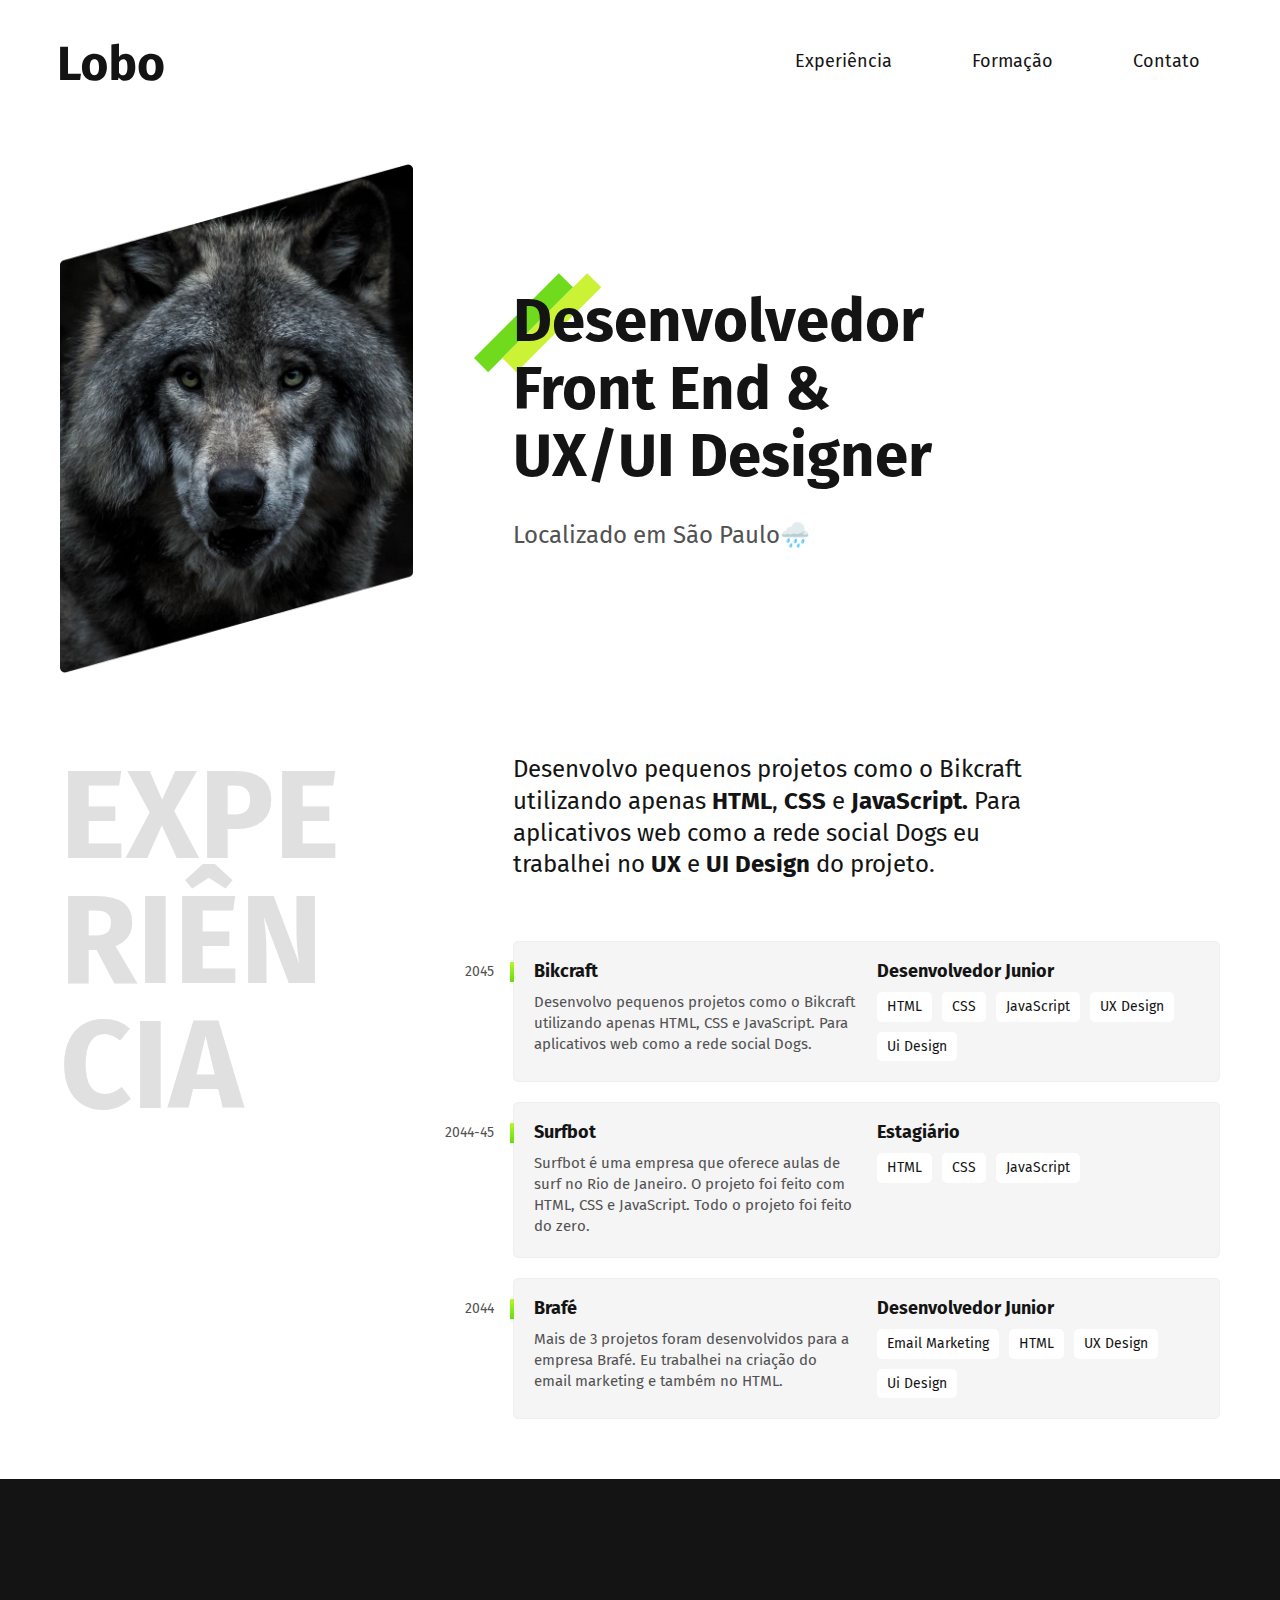
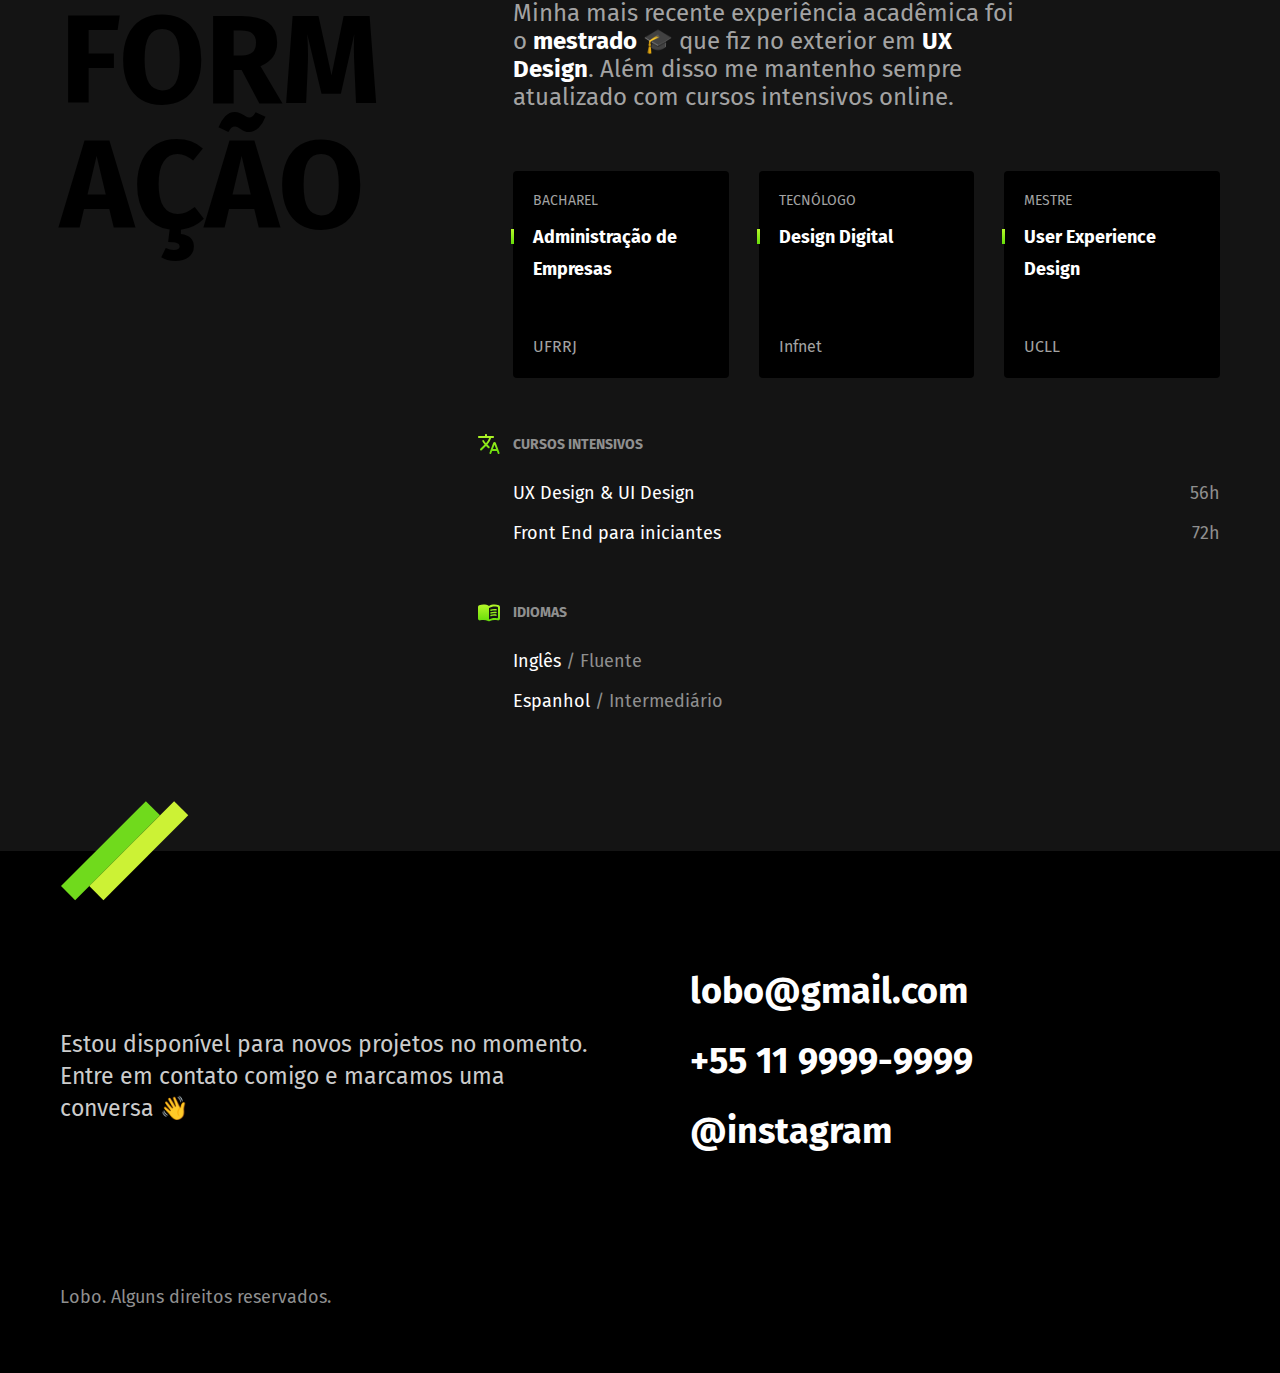
<file: index.html>
<!DOCTYPE html>
<html lang="pt-br">
  <head>
    <meta charset="UTF-8" />
    <meta name="viewport" content="width=device-width, initial-scale=1.0" />
    <title>Lobo - Desenvolvedor Front End</title>
    <meta name="description" content="Desenvolvedor Front End &  UX/UI Designer Localizado em São Paulo🌧️">
    <link rel="icon" href="./favicon.svg" type="image/svg-xml">
    <link rel="stylesheet" href="css/style.min.css"/>
    <link rel="preconnect" href="https://fonts.googleapis.com">
    <link rel="preconnect" href="https://fonts.gstatic.com" crossorigin>
    <link href="https://fonts.googleapis.com/css2?family=Fira+Sans:wght@400;700&display=swap" rel="stylesheet">
  </head>
  <body>
    <header class="header">
      <img src="img/marca.svg" alt="Lobo" width="104" height="38"/>
      <nav class="header-menu">
        <ul class="menu">
          <li class="item-menu">
            <a href="#experiencia" class="link-menu">Experiência</a>
          </li>
          <li class="item-menu">
            <a href="#formacao" class="link-menu">Formação</a>
          </li>
          <li class="item-menu">
            <a href="#contato" class="link-menu">Contato</a>
          </li>
        </ul>
      </nav>
    </header>

    <main class="introducao">
        <img src="img/perfil.jpg" alt="Imagem de Perfil" width="360" height="520">
        <div>
            <h1>Desenvolvedor <br> Front End &  <br> UX/UI Designer</h1>
            <p>Localizado em São Paulo🌧️</p>
        </div>
    </main>
    
    <section aria-label="Experiencia" class="experiencia" id="experiencia">
        <h2 class="subtitulo">Experiência</h2>

        <div>
            <p class="experiencia-texto">Desenvolvo pequenos projetos como o Bikcraft utilizando apenas <strong>HTML</strong>, <strong>CSS</strong> e <strong>JavaScript.</strong> Para aplicativos web como a rede social Dogs eu trabalhei no <strong>UX</strong> e <strong>UI Design</strong> do projeto.</p>
            <div class="empresa">
                <span class="empresa-ano">2045</span>
                <h3 class="empresa-titulo">Bikcraft</h3>
                <span class="empresa-titulo">Desenvolvedor Junior</span>
                <p class="empresa-texto">Desenvolvo pequenos projetos como o Bikcraft  utilizando apenas HTML, CSS e JavaScript. Para  aplicativos web como a rede social Dogs.</p>
                <ul class="empresa-habilidades">
                    <li>HTML</li>
                    <li>CSS</li>
                    <li>JavaScript</li>
                    <li>UX Design</li>
                    <li>Ui Design</li>
                </ul>
            </div>
            <div class="empresa">
                <span class="empresa-ano">2044-45</span>
                <h3 class="empresa-titulo">Surfbot</h3>
                <span class="empresa-titulo">Estagiário</span>
                <p class="empresa-texto">Surfbot é uma empresa que oferece aulas de surf no  Rio de Janeiro. O projeto foi feito com HTML, CSS e  JavaScript. Todo o projeto foi feito do zero.</p>
                <ul class="empresa-habilidades">
                    <li>HTML</li>
                    <li>CSS</li>
                    <li>JavaScript</li>
                </ul>
            </div>
            <div class="empresa">
                <span class="empresa-ano">2044</span>
                <h3 class="empresa-titulo">Brafé</h3>
                <span class="empresa-titulo">Desenvolvedor Junior</span>
                <p class="empresa-texto">Mais de 3 projetos foram desenvolvidos para a empresa Brafé. Eu trabalhei na criação do email marketing e também no HTML.</p>
                <ul class="empresa-habilidades">
                    <li>Email Marketing</li>
                    <li>HTML</li>
                    <li>UX Design</li>
                    <li>Ui Design</li>
                </ul>
            </div>
        </div>
    </section>
    
    <section aria-label="Formação" id="formacao" class="formacao">
      <div class="formacao-container">
        <h2 class="subtitulo">Formação</h2>
        <div>
          <p class="formacao-texto">
            Minha mais recente experiência acadêmica foi o <strong>mestrado</strong> 🎓 que fiz no exterior em <strong>UX Design</strong>. Além disso me mantenho sempre atualizado com cursos intensivos online.
          </p>
            <ul class="faculdade-lista">
              <li class="faculdade">
                <span class="faculdade-tipo">Bacharel</span>
                <h3 class="faculdade-curso">Administração de Empresas</h3>
                <span class="faculdade-instituicao">UFRRJ</span>
              </li>
              <li class="faculdade">
                <span class="faculdade-tipo">Tecnólogo</span>
                <h3 class="faculdade-curso">Design Digital</h3>
                <span class="faculdade-instituicao">Infnet</span>
              </li>
              <li class="faculdade">
                <span class="faculdade-tipo">Mestre</span>
                <h3 class="faculdade-curso">User Experience Design</h3>
                <span class="faculdade-instituicao">UCLL</span>
              </li>
            </ul>
          
          <div class="formacao-extra">
            <div class="cursos">
              <h3>Cursos Intensivos</h3>
              <ul>
                <li>UX Design & UI Design <span>56h</span></li>
                <li>Front End para iniciantes <span>72h</span></li>
              </ul>
            </div>
            <div class="idiomas">
              <h3>Idiomas</h3>
              <ul>
                <li>Inglês <span>/ Fluente</span></li>
                <li>Espanhol <span>/ Intermediário</span></li>
              </ul>
            </div>
          </div>
        </div>
      </div>
    </section>

    <footer class="footer" id="contato">
      <div class="container-footer">
        <p class="texto-footer">Estou disponível para novos projetos no momento. Entre em contato comigo e marcamos uma conversa 👋</p>
        <ul class="contato-footer">
          <li>lobo@gmail.com</li>
          <li>+55 11 9999-9999</li>
          <li><a href="/">@instagram</a></li>
        </ul>
        <span class="copy-footer">Lobo. Alguns direitos reservados.</span>
      </div>
    </footer>
  </body>
</html>
</file>
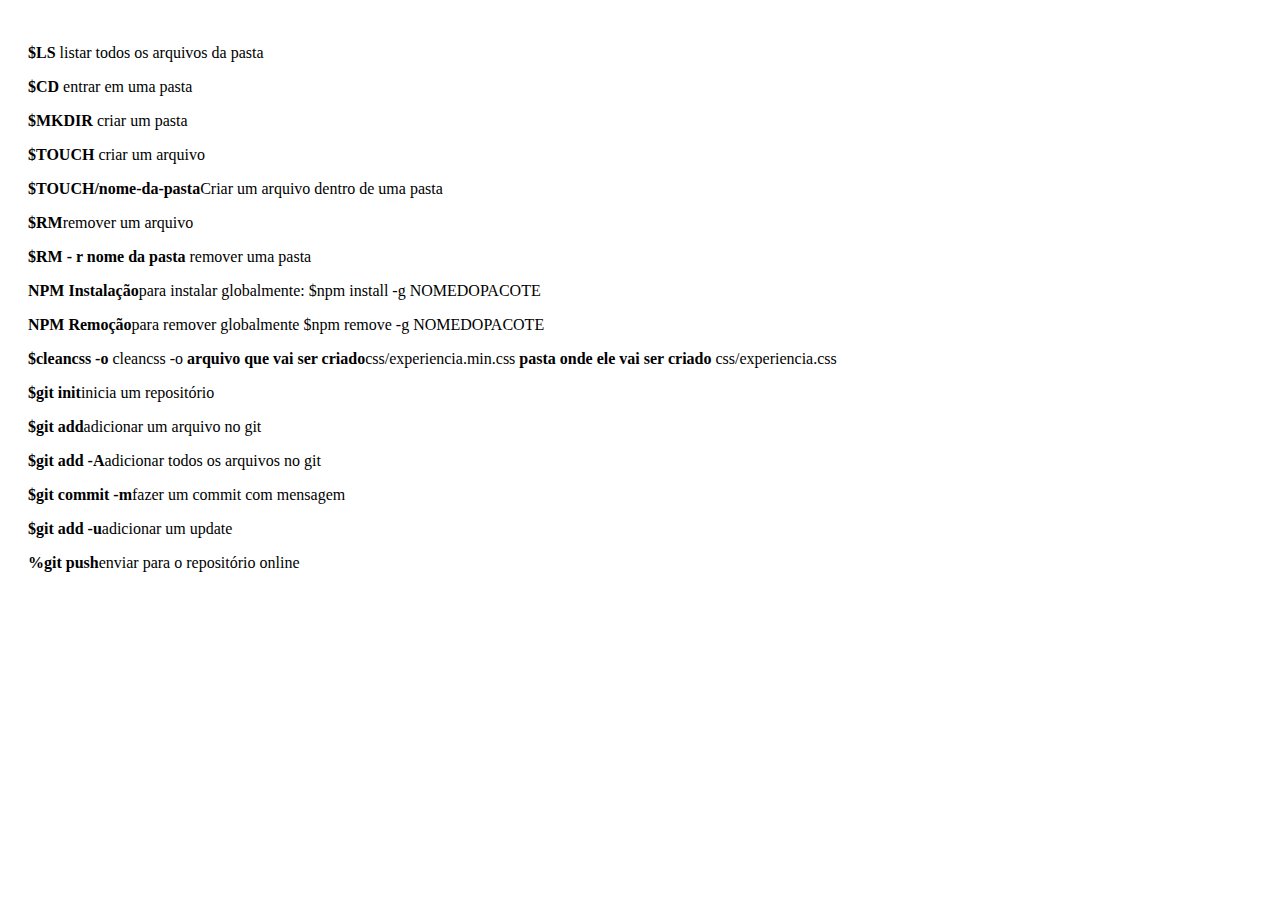
<file: comandos.html>
<!DOCTYPE html>
<html lang="pt-br">
<head>
    <meta charset="UTF-8">
    <meta name="viewport" content="width=device-width, initial-scale=1.0">
    <title>Comandos</title>
    <style>
        body {
            padding: 20px;
        }
    </style>
</head>
<body>
    <p><strong>$LS</strong> listar todos os arquivos da pasta</p>
    <p><strong>$CD</strong> entrar em uma pasta</p>
    <p><strong>$MKDIR</strong> criar um pasta</p>
    <p><strong>$TOUCH</strong> criar um arquivo</p>
    <p><strong>$TOUCH/nome-da-pasta</strong>Criar um arquivo dentro de uma pasta</p>
    <p><strong>$RM</strong>remover um arquivo</p>
    <p><strong>$RM - r nome da pasta</strong> remover uma pasta</p>
    <p><strong>NPM Instalação</strong>para instalar globalmente: $npm install -g NOMEDOPACOTE</p>
    <p><strong>NPM Remoção</strong>para remover globalmente $npm remove -g NOMEDOPACOTE</p>
    <p><strong>$cleancss -o</strong> cleancss -o <strong>arquivo que vai ser criado</strong>css/experiencia.min.css <strong>pasta onde ele vai ser criado</strong> css/experiencia.css</p>
    <p><strong>$git init</strong>inicia um repositório</p>
    <p><strong>$git add</strong>adicionar um arquivo no git</p>
    <p><strong>$git add -A</strong>adicionar todos os arquivos no git</p>
    <p><strong>$git commit -m</strong>fazer um commit com mensagem</p>
    <p><strong>$git add -u</strong>adicionar um update</p>
    <p><strong>%git push</strong>enviar para o repositório online</p>
</body>
</html>
</file>
<file: css/style.min.css>
*{margin:0;padding:0;box-sizing:border-box}html{font-size:62.5%}body{font-family:'Fira Sans',Arial,sans-serif;color:var(--c13)}h1,h2,h3{margin:0;padding:0}ul{list-style:none;margin:0;padding:0}a{text-decoration:none}img{max-width:100%;height:auto;display:block}.subtitulo{font-size:12.5rem;line-height:1;text-transform:uppercase;word-break:break-all;max-width:4ch}@media (max-width:800px){.subtitulo{font-size:4rem;text-transform:capitalize;max-width:initial!important}}:root{--c1:#F5F5F5;--c2:#F0F0F0;--c3:#E0E0E0;--c4:#CCC;--c5:#B8B8B8;--c6:#A3A3A3;--c7:#8F8F8F;--c8:#7A7A7A;--c9:#666;--c10:#525252;--c11:#3D3D3D;--c12:#292929;--c13:#141414}.header{max-width:1200px;display:flex;justify-content:space-between;align-items:center;padding:40px 20px;margin:0 auto}.header-menu>.menu{display:flex;flex-wrap:wrap;gap:40px}.link-menu{color:var(--c13);font-size:1.8rem;line-height:1.3;border-radius:5px;padding:10px 20px;display:block}@media (max-width:600px){.header{flex-direction:column;justify-content:center;align-items:center;gap:20px;padding:20px}.header-menu>.menu{gap:15px;justify-content:center}.link-menu{background-color:var(--c2)}}.introducao{max-width:1200px;margin:0 auto;padding:40px 20px;display:grid;grid-template-columns:1fr 2fr;align-items:center;gap:100px}.introducao>img{width:360px;object-fit:cover}.conteudo-introducao{position:relative}.introducao h1{font-size:6rem;font-weight:700;line-height:1.125;position:relative}.introducao h1::before{content:' ';display:block;width:130px;height:100px;background:url(../img/detalhe.svg) no-repeat center;position:absolute;top:-15px;left:-40px;z-index:-1}.introducao p{font-size:2.4rem;margin-top:30px;color:var(--c10)}@media (max-width:1000px){.introducao h1{font-size:5rem;line-height:40px}.introducao h1::before{height:70px}.introducao p{font-size:2.2rem}}@media (max-width:800px){.introducao{grid-template-columns:1fr 1fr;gap:60px}.introducao h1{font-size:4rem}.introducao p{font-size:2rem}}@media (max-width:600px){.introducao{gap:50px}.introducao h1{font-size:3rem}.introducao h1::before{width:30px;height:30px;top:5px;left:-2px}.introducao p{font-size:2em}}@media (max-width:450px){.introducao{grid-template-columns:1fr;place-items:center}.introducao>img{display:none}}.experiencia{max-width:1200px;display:grid;grid-template-columns:1fr 2fr;padding:40px 20px;gap:100px;margin:0 auto}.experiencia .subtitulo{color:var(--c3)}.experiencia-texto{font-size:2.4rem;line-height:1.33;margin-bottom:60px;max-width:40ch}.experiencia-texto strong{color:var(--c13)}.empresa{position:relative;border-radius:5px;border:1px solid var(--c2);background-color:var(--c1);margin-bottom:20px;padding:20px;display:grid;grid-template-columns:1fr 1fr;gap:10px 20px}.empresa::before{content:" ";display:block;width:4px;height:20px;background:linear-gradient(180deg,#b6f829 0,#67dd0a 100%);position:absolute;left:-4px;top:20px}.empresa-ano{position:absolute;width:80px;text-align:right;left:-100px;top:20px;font-size:1.4rem;color:var(--c10);line-height:20px}.empresa-titulo{font-size:1.8rem;font-weight:700;line-height:1.1}.empresa-texto{font-size:1.5rem;line-height:1.4;color:var(--c10)}.empresa-habilidades{display:flex;flex-wrap:wrap;align-content:start;gap:10px}.empresa-habilidades>li{font-size:1.4rem;line-height:1.4;color:var(--c13);padding:5px 10px;border-radius:5px;background-color:#fff}@media (max-width:800px){.experiencia{grid-template-columns:1fr;gap:20px}.empresa-ano{position:static;width:initial;text-align:left;order:1}.experiencia .subtitulo{font-size:4rem;text-transform:none;word-break:keep-all;color:var(--c13)}.experiencia-texto{font-size:2rem}}@media (max-width:450px){.subtitulo{font-size:3rem}.empresa-ano{grid-row:-1}.experiencia-texto{font-size:1.8rem}.empresa{grid-template-columns:1fr}}.formacao{background-color:var(--c13)}.formacao-container{max-width:1200px;display:grid;grid-template-columns:1fr 2fr;padding:120px 20px;margin:0 auto;gap:100px;position:relative}.formacao-container::after{content:' ';display:block;width:130px;height:100px;background:url(../img/detalhe.svg) no-repeat center;position:absolute;left:20px;bottom:-50px}.formacao-container .subtitulo{color:#000;max-width:5ch}.formacao-texto{color:var(--c6);font-size:2.4rem;max-width:40ch;margin-bottom:60px}.formacao-texto strong{color:#fff}.faculdade-lista{display:flex;flex-wrap:wrap;gap:30px}.faculdade{flex:1;background:#000;padding:20px;border-radius:4px;display:flex;flex-direction:column}.faculdade-instituicao,.faculdade-tipo{color:var(--c6)}.faculdade-tipo{font-size:1.4rem;line-height:1.4;text-transform:uppercase;margin-bottom:10px}.faculdade-curso{flex:1;color:#fff;font-size:1.8rem;font-weight:700;line-height:1.8;margin-bottom:50px;position:relative}.faculdade-curso::before{content:" ";display:block;width:3px;height:15px;background:linear-gradient(180deg,#b6f829 0,#67dd0a 100%);position:absolute;left:-22px;top:8px}.faculdade-instituicao{font-size:1.6rem;line-height:1.4}.formacao-extra{margin-top:58px}.formacao-extra h3{color:var(--c7);font-size:1.4rem;font-weight:700;line-height:1.3;text-transform:uppercase;margin-bottom:30px;position:relative}.idiomas h3{margin-top:60px}.formacao-extra h3::before{position:absolute;content:' ';display:block;width:24px;height:24px;top:-4px;left:-36px}.cursos h3::before{background:url(../img/idiomas.svg) no-repeat center}.idiomas h3::before{background:url(../img/cursos.svg) no-repeat center center}.formacao-extra li{font-size:1.8rem;line-height:1.1;margin-bottom:20px;color:#fff}.formacao-extra span{color:#8f8f8f}.cursos li{display:flex;justify-content:space-between}@media (max-width:800px){.formacao-container{grid-template-columns:1fr;padding:60px 20px;gap:40px}.formacao-container .subtitulo{color:#fff}.formacao-texto{font-size:2rem}.formacao-extra h3::before{position:initial;margin-bottom:10px}}@media (max-width:450px){.formacao-container .subtitulo{font-size:3rem}.formacao-texto{font-size:1.8rem}.faculdade-lista{flex-direction:column;gap:20px}}.footer{background-color:#000}.container-footer{max-width:1200px;padding:120px 20px 60px 20px;display:grid;grid-template-columns:1fr 1fr;gap:100px;margin:0 auto;align-items:center}.texto-footer{color:var(--c4);font-size:2.3rem;line-height:32px;max-width:42ch}.container-footer li a,.contato-footer li{color:#fff}.contato-footer li{font-size:3.6rem;font-weight:700;line-height:40px;margin-bottom:30px}.copy-footer{color:var(--c7);font-size:1.8rem;line-height:32px;grid-column:1/-1}@media (max-width:800px){.container-footer{grid-template-columns:1fr;gap:40px}.contato-footer li{font-size:3.2rem}}@media (max-width:450px){.container-footer{gap:20px}.texto-footer{font-size:1.8rem}.contato-footer{gap:10px}.contato-footer li{font-size:2rem}}
</file>
